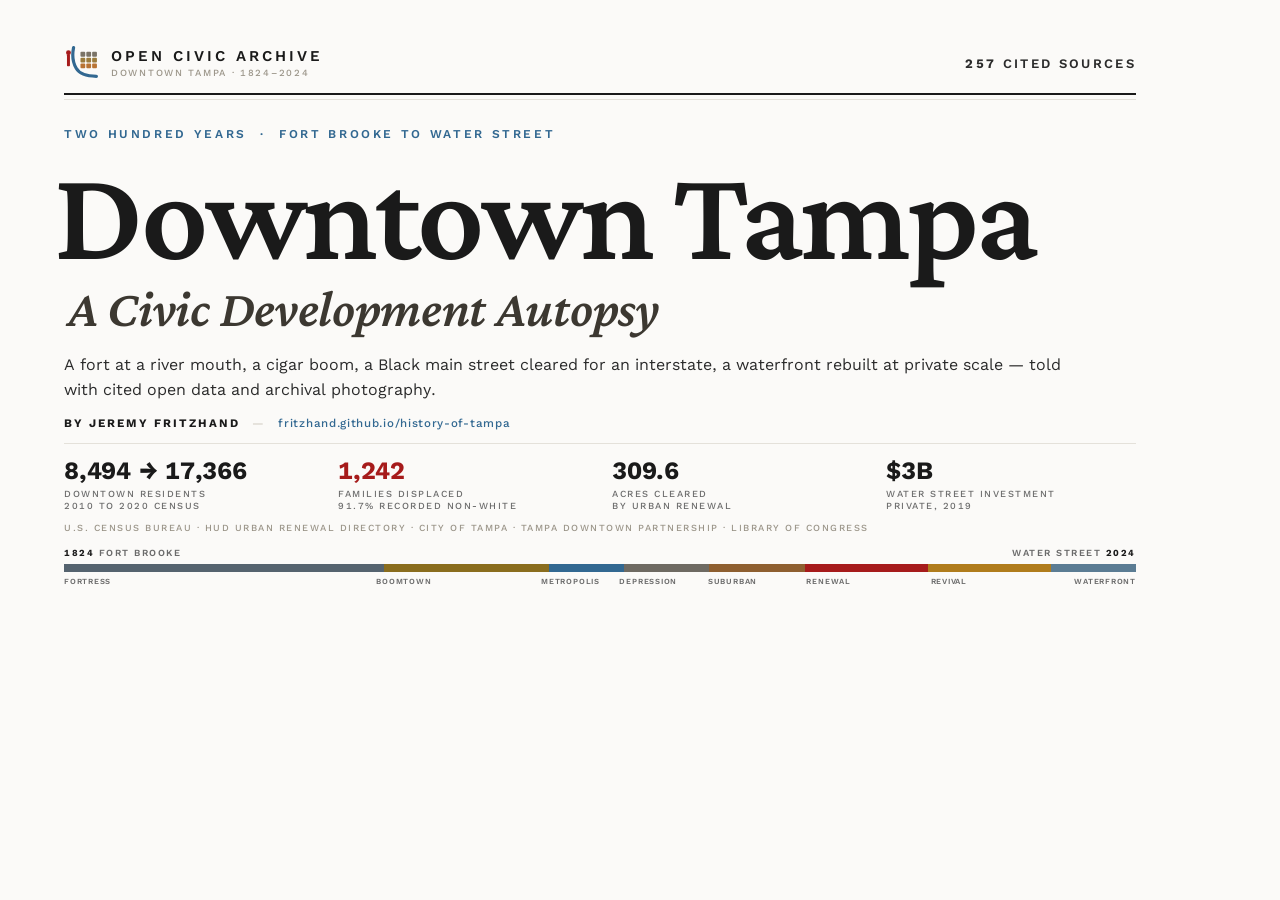
<file: tools/og-card.html>
<!DOCTYPE html>
<!--
  Source for assets/og-image.png — the 1200x630 Open Graph share card.

  Regenerate after editing:
    node tools/render-card.mjs
  which renders this file at 2x and downsamples to exactly 1200x630, the size
  index.html declares in og:image:width / og:image:height.

  Keep it self-contained: only the Google Fonts link may be remote, because the
  renderer has no other network affordance and a missing asset would ship as a
  hole in every unfurl.
-->
<html lang="en">
<head>
<meta charset="UTF-8" />
<title>Downtown Tampa — Open Civic Archive</title>
<link rel="preconnect" href="https://fonts.googleapis.com" />
<link rel="preconnect" href="https://fonts.gstatic.com" crossorigin />
<link href="https://fonts.googleapis.com/css2?family=Crimson+Pro:ital,wght@0,400;0,500;0,600;0,700;1,400;1,600&family=Work+Sans:ital,wght@0,400;0,500;0,600;0,700;1,400&display=swap" rel="stylesheet" />
<style>
  *, *::before, *::after { box-sizing: border-box; margin: 0; padding: 0; }
  html, body { width: 1200px; height: 630px; overflow: hidden; }
  body {
    background: #FBFAF8; color: #1A1A1A;
    font-family: 'Work Sans', system-ui, -apple-system, 'Segoe UI', sans-serif;
    -webkit-font-smoothing: antialiased;
    font-variant-numeric: tabular-nums; font-feature-settings: 'tnum' 1;
  }
  /* One tracking scale, in em, instead of nine hand-nudged px values. */
  .t1 { letter-spacing: .16em } .t2 { letter-spacing: .18em }
  .t3 { letter-spacing: .20em } .t4 { letter-spacing: .22em }

  .card { width: 1200px; height: 630px; padding: 46px 64px 44px; display: flex; flex-direction: column; }
  .card > * { flex: 0 0 auto; }

  .masthead { display: flex; align-items: center; justify-content: space-between; }
  .imprint { display: flex; align-items: center; gap: 13px; }
  .mark { width: 34px; height: 34px; flex-shrink: 0; display: block; }
  .imprint-text { display: flex; flex-direction: column; gap: 4px; }
  .imprint-name { font-size: 15px; font-weight: 600; text-transform: uppercase; line-height: 1; }
  .imprint-sub  { font-size: 9.5px; font-weight: 500; text-transform: uppercase; color: #9A9488; line-height: 1; }
  /* One line, large enough to survive a 300px unfurl. */
  .provenance { font-size: 13px; font-weight: 600; text-transform: uppercase; color: #2B2B2B; line-height: 1; }
  .provenance b { font-weight: 700; }

  .rules { margin-top: 13px; }
  .rule-heavy { height: 2px; background: #1A1A1A; }
  .rule-hair  { height: 1px; background: #E4E1DA; margin-top: 4px; }

  .head { margin-top: 28px; }
  .kicker { font-size: 12px; font-weight: 600; text-transform: uppercase; color: #326891; line-height: 1; }
  /* Optical alignment: the D's stem sits inside its side bearing, so the
     glyph has to hang left to meet the rule. Same for the italic A below. */
  h1 {
    margin-top: 15px; margin-left: -10px;
    font-family: 'Crimson Pro', Georgia, 'Times New Roman', serif;
    font-size: 132px; font-weight: 600; line-height: .9;
    letter-spacing: -.024em; color: #1A1A1A;
  }
  .deck {
    margin-top: 8px; margin-left: 4px;
    font-family: 'Crimson Pro', Georgia, 'Times New Roman', serif;
    font-size: 52px; font-weight: 600; font-style: italic;
    line-height: 1.02; letter-spacing: -.006em; color: #3C3831;
  }

  .standfirst { margin-top: 18px; max-width: 1010px; font-size: 16px; line-height: 1.55; color: #2B2B2B; }

  .byline {
    margin-top: 16px; display: flex; align-items: baseline; gap: 12px;
    font-size: 11.5px; text-transform: uppercase; color: #6B6B6B; line-height: 1;
  }
  .byline .name { font-weight: 700; color: #1A1A1A; }
  .byline .sep { color: #C9C4B8; }
  .byline .url { color: #326891; font-weight: 500; text-transform: none; letter-spacing: .06em; }

  .spacer { flex: 1 1 auto !important; min-height: 10px; }

  .foot-rule { height: 1px; background: #E4E1DA; }
  /* A grid, so the rail survives a label rewrite. */
  .figures { display: grid; grid-template-columns: repeat(4, 1fr); gap: 24px; margin-top: 14px; }
  .fig-item  { min-width: 0; }
  .fig-num   { font-size: 25px; font-weight: 700; line-height: 1; letter-spacing: -.01em; white-space: nowrap; }
  /* A fixed two-line box so the four labels share a baseline whatever they say. */
  .fig-label { margin-top: 5px; min-height: 24px; font-size: 9.4px; font-weight: 500; text-transform: uppercase; color: #6B6B6B; line-height: 1.25; }
  .fig-renewal .fig-num { color: #A61B1B; }
  /* A card that boasts of 146 institutions should name a few. */
  .sources { margin-top: 11px; font-size: 9.4px; font-weight: 500; text-transform: uppercase; color: #9A9488; line-height: 1; }

  /* Endpoints read as a range above the ribbon; the names below are the key. */
  .era-span { display: flex; justify-content: space-between; align-items: baseline;
              margin-top: 15px; font-size: 9.4px; font-weight: 600;
              text-transform: uppercase; color: #6B6B6B; line-height: 1; }
  .era-span b { color: #1A1A1A; font-weight: 700; }
  .era-bar { display: flex; height: 8px; width: 100%; margin-top: 7px; }
  .era-bar span { display: block; height: 100%; }
  /* Names turn the ribbon from a stripe into a key. */
  .era-names { display: flex; width: 100%; margin-top: 6px; }
  .era-names span {
    font-size: 7.8px; font-weight: 600; text-transform: uppercase;
    /* The two narrowest eras get ~68px of box, so the names row runs tighter
       than the rest of the card's tracking scale rather than colliding. */
    letter-spacing: .10em !important;
    color: #6B6B6B; line-height: 1; white-space: nowrap;
    /* Without min-width:0 a flex item will not shrink below its nowrap text,
       so the narrow eras ran into each other instead of clipping. */
    min-width: 0; overflow: hidden; text-overflow: clip; padding-right: 7px;
  }
  .era-names span:last-child { padding-right: 0; text-align: right; }
</style>
</head>
<body>
  <div class="card">

    <header class="masthead">
      <div class="imprint">
        <!-- Site mark: the Hillsborough River bending into the bay, the downtown
             street grid on its east bank, a Plant minaret on the west. -->
        <svg class="mark" viewBox="0 0 32 32" fill="none" xmlns="http://www.w3.org/2000/svg" aria-hidden="true">
          <path d="M9 1.5 C 7.5 9, 8 15, 11.5 21 C 14 25.5, 19 28.5, 30.5 28.5" stroke="#326891" stroke-width="3" stroke-linecap="round" fill="none"/>
          <rect x="15.5" y="5.5"  width="4.5" height="4.5" rx="0.9" fill="#7A7367"/>
          <rect x="21"   y="5.5"  width="4.5" height="4.5" rx="0.9" fill="#7A7367"/>
          <rect x="26.5" y="5.5"  width="4.5" height="4.5" rx="0.9" fill="#7A7367"/>
          <rect x="15.5" y="11"   width="4.5" height="4.5" rx="0.9" fill="#9A7B3C"/>
          <rect x="21"   y="11"   width="4.5" height="4.5" rx="0.9" fill="#9A7B3C"/>
          <rect x="26.5" y="11"   width="4.5" height="4.5" rx="0.9" fill="#9A7B3C"/>
          <rect x="15.5" y="16.5" width="4.5" height="4.5" rx="0.9" fill="#B87333"/>
          <rect x="21"   y="16.5" width="4.5" height="4.5" rx="0.9" fill="#B87333"/>
          <rect x="26.5" y="16.5" width="4.5" height="4.5" rx="0.9" fill="#B87333"/>
          <rect x="2.8"  y="8"    width="2.8" height="11"  rx="0.7" fill="#A61B1B"/>
          <circle cx="4.2" cy="6.4" r="2.3" fill="#A61B1B"/>
        </svg>
        <div class="imprint-text">
          <div class="imprint-name t3">Open Civic Archive</div>
          <div class="imprint-sub t2">Downtown Tampa &middot; 1824&ndash;2024</div>
        </div>
      </div>
      <div class="provenance t2"><b>257</b> Cited Sources</div>
    </header>

    <div class="rules">
      <div class="rule-heavy"></div>
      <div class="rule-hair"></div>
    </div>

    <div class="head">
      <div class="kicker t4">Two Hundred Years &nbsp;&middot;&nbsp; Fort Brooke to Water Street</div>
      <h1>Downtown Tampa</h1>
      <div class="deck">A Civic Development Autopsy</div>
    </div>

    <p class="standfirst">
      A fort at a river mouth, a cigar boom, a Black main street cleared for an interstate, a waterfront
      rebuilt at private scale &mdash; told with cited open data and archival photography.
    </p>

    <div class="byline t2">
      <span class="name">By Jeremy Fritzhand</span>
      <span class="sep">&mdash;</span>
      <span class="url">fritzhand.github.io/history-of-tampa</span>
    </div>

    <div class="spacer"></div>

    <div class="foot-rule"></div>

    <div class="figures">
      <div class="fig-item">
        <div class="fig-num">8,494 &rarr; 17,366</div>
        <div class="fig-label t1">Downtown residents<br />2010 to 2020 Census</div>
      </div>
      <div class="fig-item fig-renewal">
        <div class="fig-num">1,242</div>
        <div class="fig-label t1">Families displaced<br />91.7% recorded non-white</div>
      </div>
      <div class="fig-item">
        <div class="fig-num">309.6</div>
        <div class="fig-label t1">Acres cleared<br />by urban renewal</div>
      </div>
      <div class="fig-item">
        <div class="fig-num">$3B</div>
        <div class="fig-label t1">Water Street investment<br />private, 2019</div>
      </div>
    </div>

    <div class="sources t1">
      U.S. Census Bureau &middot; HUD Urban Renewal Directory &middot; City of Tampa &middot; Tampa Downtown Partnership &middot; Library of Congress
    </div>

    <div class="era-span t1"><span><b>1824</b> Fort Brooke</span><span>Water Street <b>2024</b></span></div>

    <!-- Segments are years elapsed: 1824-1883, 1884-1914, 1915-1928, 1929-1944,
         1945-1962, 1963-1985, 1986-2008, 2009-2024. -->
    <div class="era-bar">
      <span style="flex:60;background:#55636F"></span>
      <span style="flex:31;background:#8A6D1E"></span>
      <span style="flex:14;background:#326891"></span>
      <span style="flex:16;background:#6E6A62"></span>
      <span style="flex:18;background:#8E5F30"></span>
      <span style="flex:23;background:#A61B1B"></span>
      <span style="flex:23;background:#B07C1C"></span>
      <span style="flex:16;background:#5B7C93"></span>
    </div>
    <div class="era-names t1">
      <span style="flex:60">Fortress</span>
      <span style="flex:31">Boomtown</span>
      <span style="flex:14">Metropolis</span>
      <span style="flex:16">Depression</span>
      <span style="flex:18">Suburban</span>
      <span style="flex:23">Renewal</span>
      <span style="flex:23">Revival</span>
      <span style="flex:16">Waterfront</span>
    </div>

  </div>
</body>
</html>
</file>
